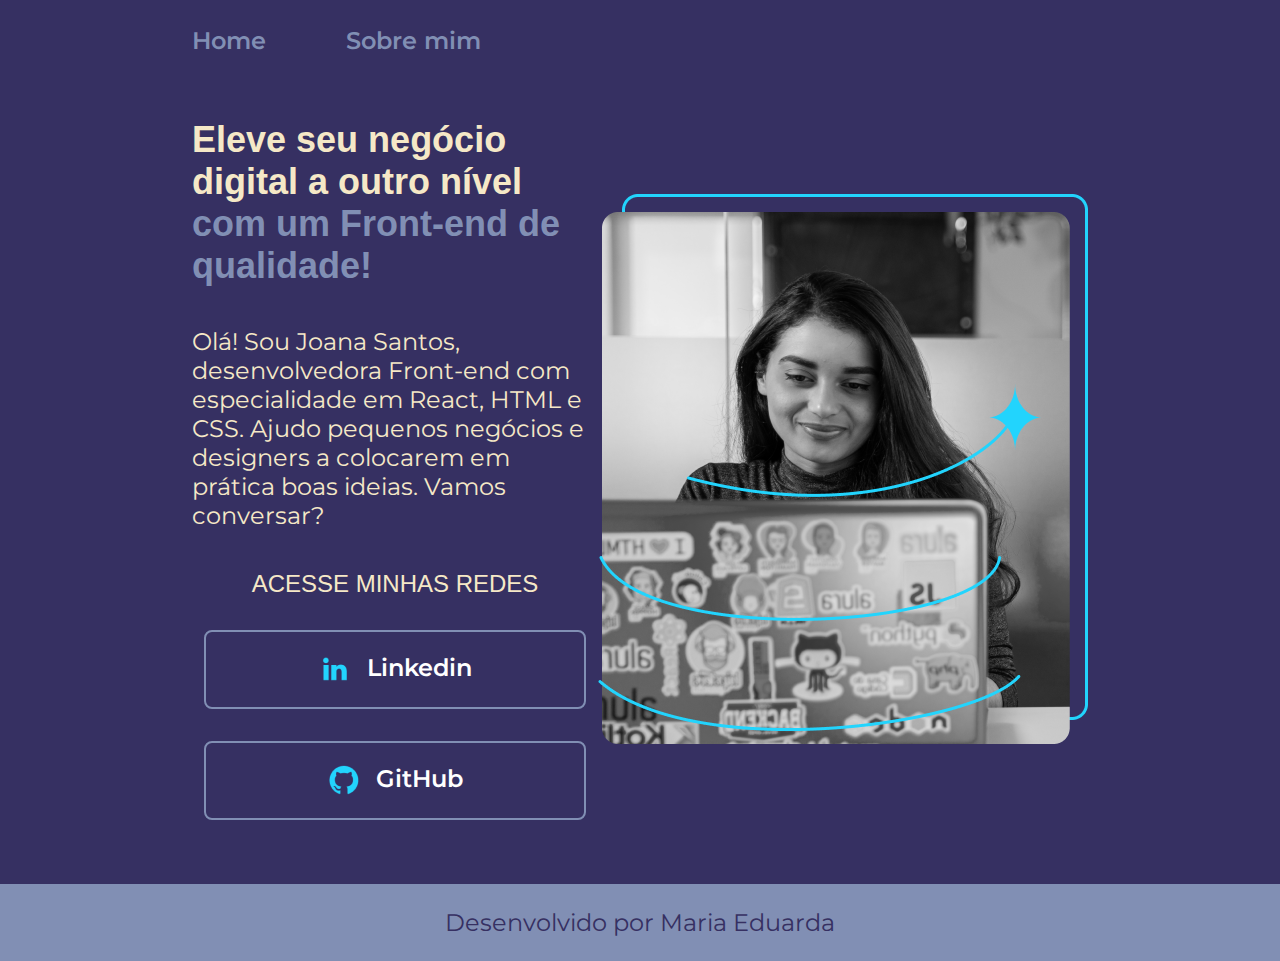
<file: index.html>
<!DOCTYPE html>
<html lang="pt-br">

<head>
    <meta charset="UTF-8">
    <meta http-equiv="X-UA-Compatible" content="IE=edge">
    <meta name="viewport" content="width=device-width, initial-scale=1.0">
    <title>Portifolio</title>
    <link rel="stylesheet" href="styles/style.css">
</head>

<body>
    <header class="cabecalho">
        <nav class="cabecalho__menu">
            <a class="cabecalho__menu_link" href="index.html">Home</a>
            <a class="cabecalho__menu_link" href="about.html">Sobre mim</a>
        </nav>
    </header>
    <main class="apresentacao">
        <section class="apresentacao__conteudo">
            <h1 class="apresentacao__conteudo__titulo">Eleve seu negócio digital a outro nível<strong 
            class="titulo-destaque"> com um Front-end de qualidade!
            </strong></h1>
            <p class="apresentacao__conteudo__texto">Olá! Sou Joana Santos, desenvolvedora
            Front-end com especialidade em React, HTML e
            CSS. Ajudo pequenos negócios e designers a
            colocarem em prática boas ideias. Vamos
            conversar?</p>
            <div class="apresentacao__links">
                <h2 class="apresentacao__links_subtitulo">ACESSE MINHAS REDES</h2>
                <a class="apresentacao__links__link" href="https://instagram.com/rafaballerini">
                    <img class="apresentacao_logo" src="imgs/Logo linkedin.png" alt="logo Twitch">Linkedin</a>
                <a class="apresentacao__links__link" href="https://github.com/guilhermeonrails">
                    <img class="apresentacao_logo"  src="imgs/Logo Github.png" alt="logo github">GitHub</a>
            </div>
        </section>
        <img class="apresentacao_foto" src="imgs/Imagem.png" alt="Foto da Joana Santos programando">
    </main>

    <footer class="rodape">
        <p>Desenvolvido por Maria Eduarda</p>
    </footer>
</body>
</html>
</file>
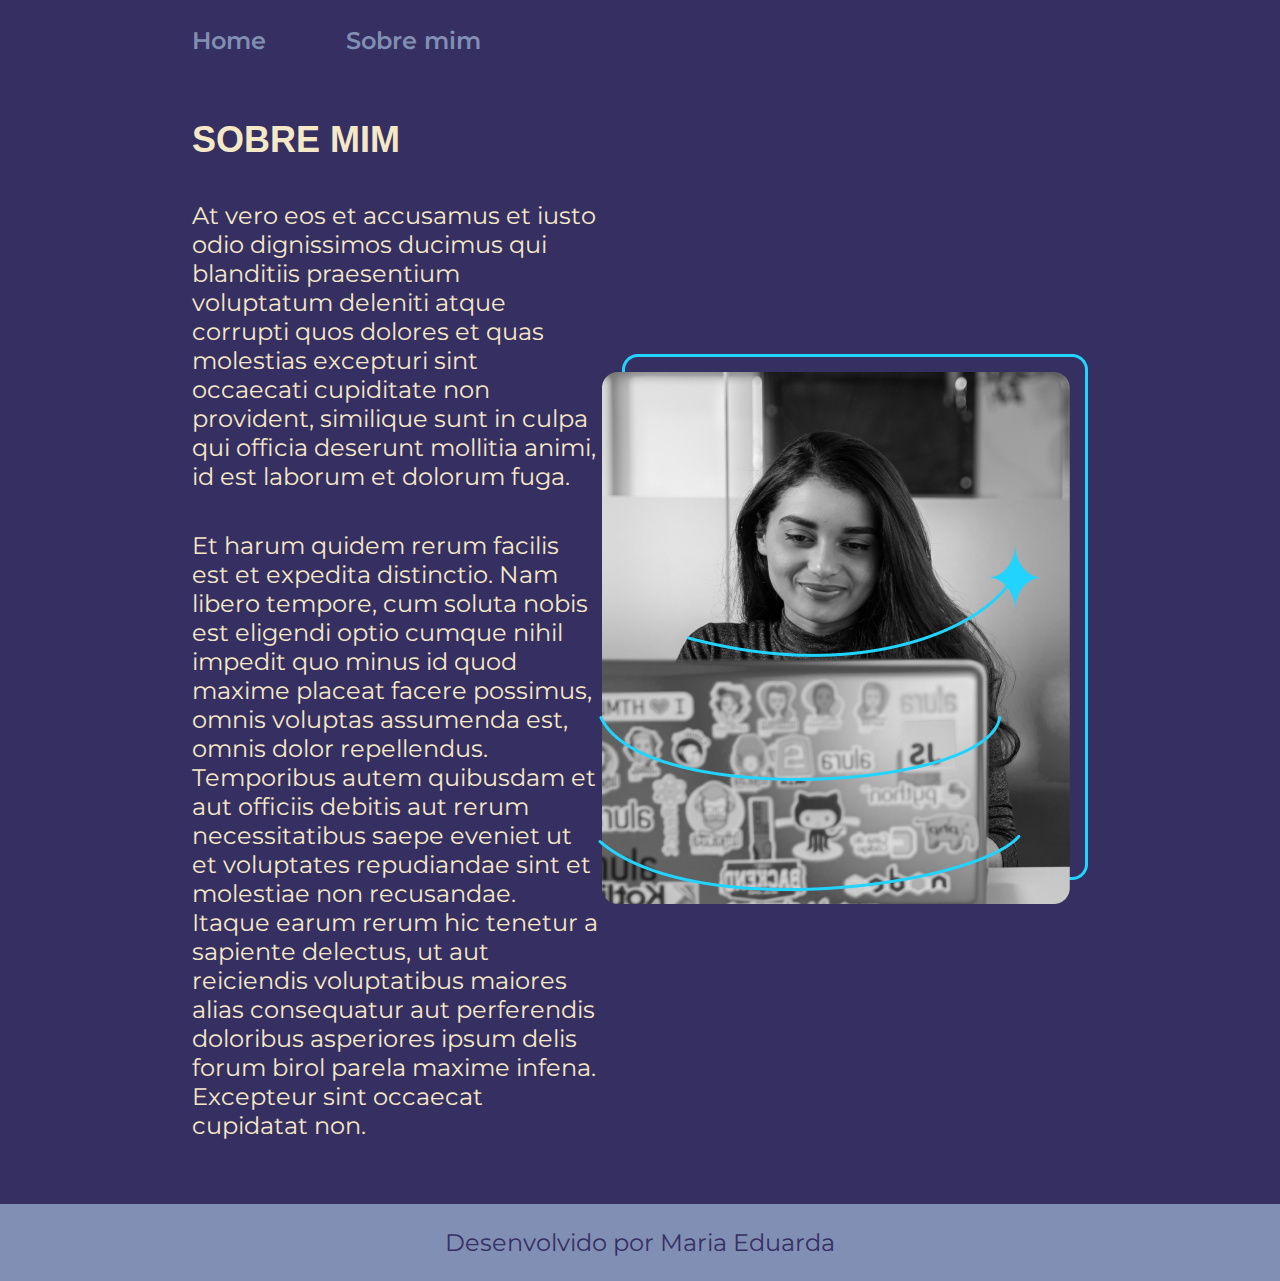
<file: about.html>
<!DOCTYPE html>
<html lang="pt-br">

<head>
    <meta charset="UTF-8">
    <meta name="viewport" content="width=device-width, initial-scale=1.0">
    <title>About</title>
    <link rel="stylesheet" href="./styles/style.css">
</head>

<body>
    <header class="cabecalho">
        <nav class="cabecalho__menu">
            <a class="cabecalho__menu_link" href="index.html">Home</a>
            <a class="cabecalho__menu_link" href="about.html">Sobre mim</a>
        </nav>
    </header>
    <main class="apresentacao">
    <section class="apresentacao__conteudo">
        <h1 class="apresentacao__conteudo__titulo">SOBRE MIM</h1>
        <p class="apresentacao__conteudo__texto">At vero eos et accusamus et iusto odio dignissimos ducimus qui blanditiis praesentium voluptatum deleniti
            atque corrupti quos dolores et quas molestias excepturi sint occaecati cupiditate non provident, similique
            sunt in culpa qui officia deserunt mollitia animi, id est laborum et dolorum fuga.</p>
        <p class="apresentacao__conteudo__texto" >Et harum quidem rerum facilis est et expedita distinctio. Nam libero tempore, cum soluta nobis est eligendi
            optio cumque nihil impedit quo minus id quod maxime placeat facere possimus, omnis voluptas assumenda est,
            omnis dolor repellendus. Temporibus autem quibusdam et aut officiis debitis aut rerum necessitatibus saepe
            eveniet ut et voluptates repudiandae sint et molestiae non recusandae. Itaque earum rerum hic tenetur a
            sapiente delectus, ut aut reiciendis voluptatibus maiores alias consequatur aut perferendis doloribus
            asperiores ipsum delis forum birol parela maxime infena. Excepteur sint occaecat cupidatat non.</p>
    </section>
    <img class="apresentacao_foto" src="imgs/Imagem.png" alt="Foto da Joana Santos programando">
    </main>

    <footer class="rodape">
        <p>Desenvolvido por Maria Eduarda</p>
    </footer>
</body>

</html>
</file>
<file: styles/style.css>
@import url('https://fonts.googleapis.com/css2?family=Krona+One&family=Montserrat:wght@400;600&display=swap');

:root{
    --cor-primaria: #363062;
    --cor-secundaria: #F5E8C7;
    --cor-terciaria: #818FB4;
    --cor-hover: #435585;

    --font-principal: "Krona-one",sans-serif;
    --font-secundaria: 'Montserrat', sans-serif;
}
*{
    margin: 0;
    padding: 0;
}

body{
    /* height: 100vh; */
    box-sizing: border-box;
    background-color: var(--cor-primaria);
    color: var(--cor-secundaria);
}

.titulo-destaque{
    color: var(--cor-terciaria);
}

.apresentacao{
    padding: 5% 15%;
    display: flex;
    align-items: center;
    justify-content: space-between;
}
.apresentacao__conteudo{
    width: 615px;
    display: flex;
    flex-direction: column;
    gap: 40px;
}

.apresentacao__conteudo__titulo{
    font-size: 36px;
    font-family: var(--font-principal);
}
.apresentacao__conteudo__texto{
    font-size: 24px;
    font-family: var(--font-secundaria);
}

.apresentacao__links{
    display: flex;
    justify-content: space-between;
    flex-direction: column;
    align-items: center;
    gap:32px;
}
.apresentacao__links_subtitulo {
   font-family: var(--font-principal);
   font-weight: 400;
   font-size: 24px;
}
.apresentacao__links__link{
    /* background-color: #22D4FD; */
    border: 2px solid var(--cor-terciaria);
    width: 378px;
    text-align: center;
    border-radius: 8px;
    font-size: 24px;
    font-weight: 600;
    padding: 21.5px 0;
    text-decoration: none;
    color: white;
    font-family: var(--font-secundaria);
    display: flex;
    justify-content: center;
    gap:16px;
}
.apresentacao__links__link:hover{
          background-color: var(--cor-hover);
}
.rodape {
    padding: 24px;
    color:var(--cor-primaria);
    background-color: var(--cor-terciaria);
    text-align: center;
    font-family: var(--font-secundaria);
    font-size: 24px;
    font-weight: 400;
}
.cabecalho {
padding: 2% 0% 0% 15%;
}
 .cabecalho__menu_link{
      font-family: var(--font-secundaria);
      font-size: 24px;
      font-weight: 600;
      color: var(--cor-terciaria);
      text-decoration: none;
} 
.cabecalho__menu{
  display: flex;
  gap:80px;
}
</file>
